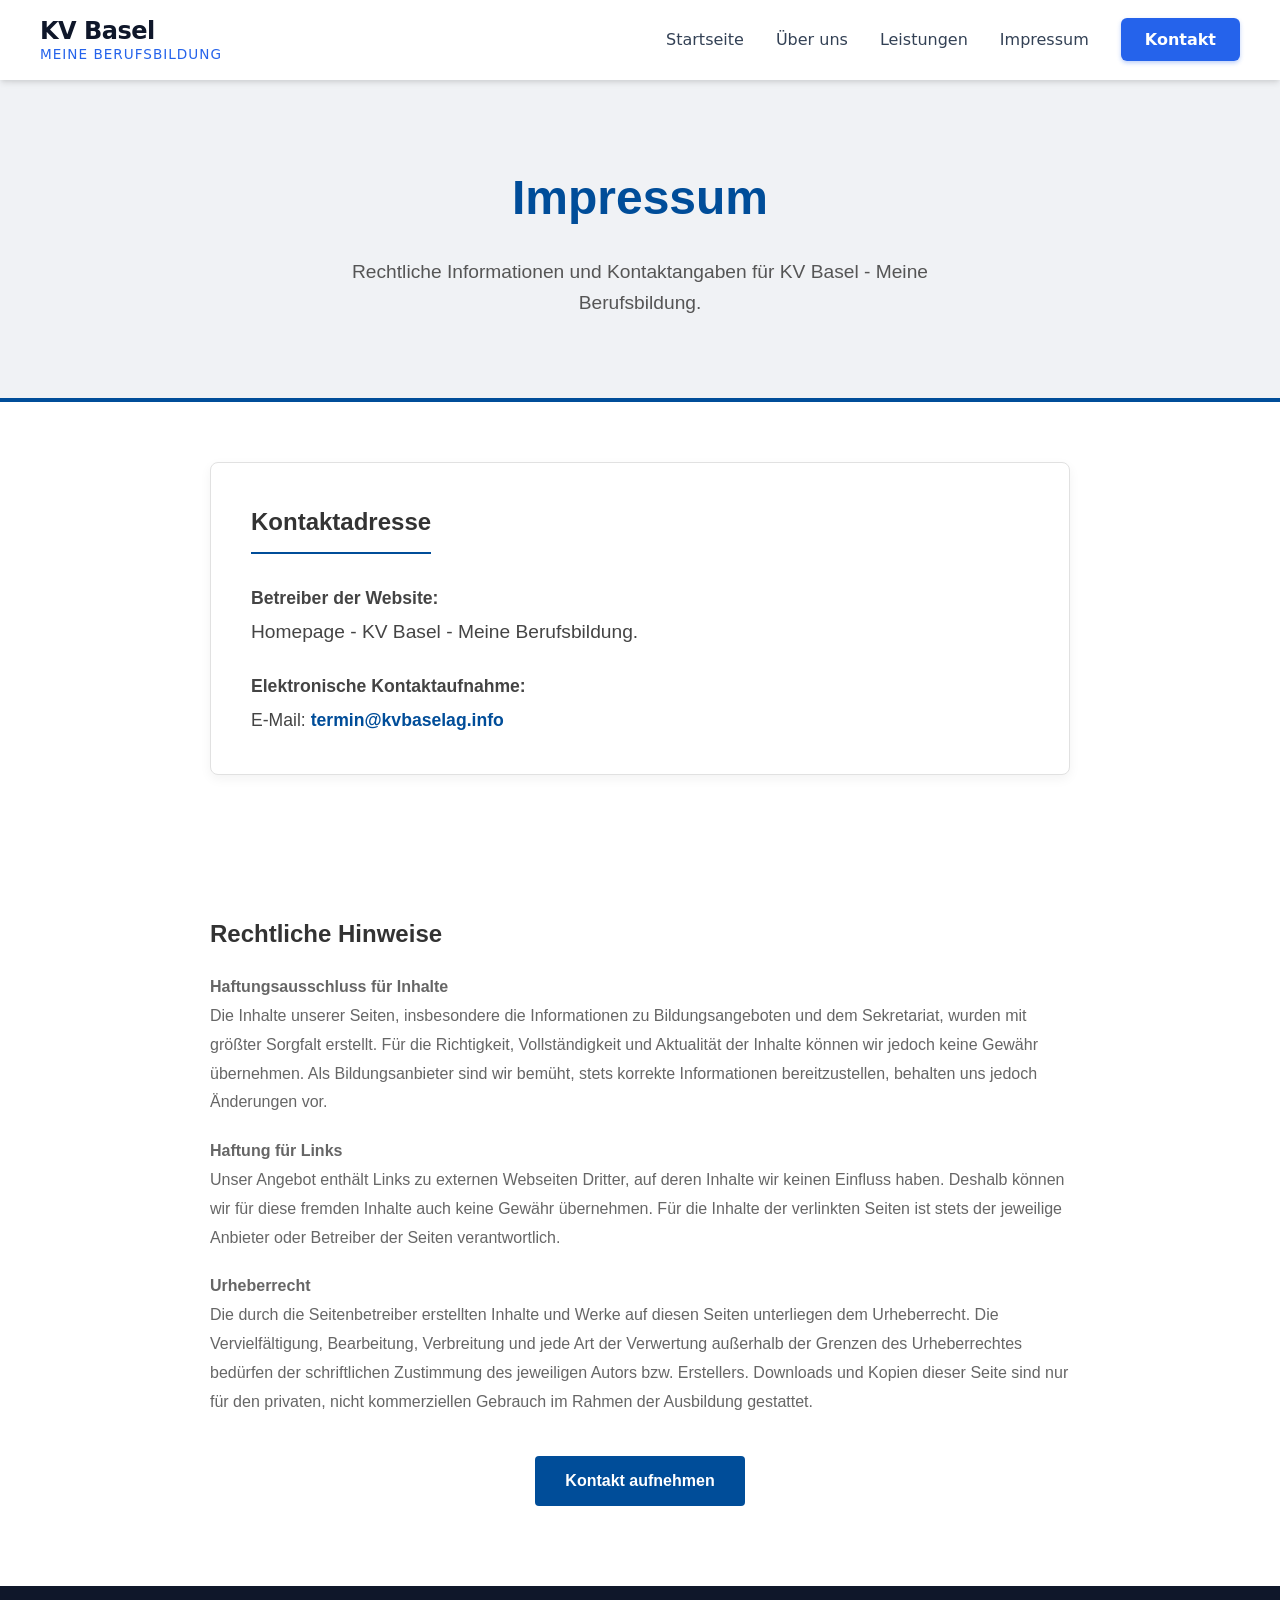
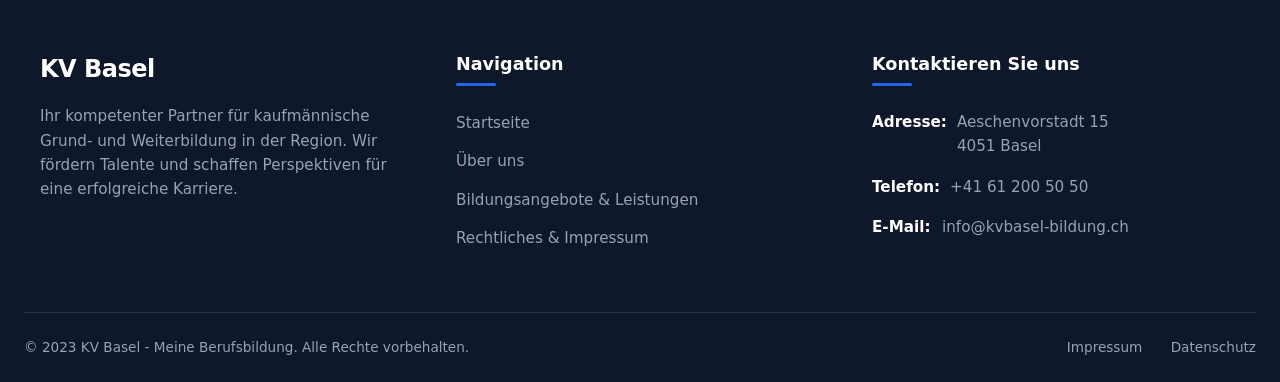
<file: impressum.html>
<!DOCTYPE html>
<html lang="de">
<head>
  <meta charset="UTF-8">
  <meta name="viewport" content="width=device-width, initial-scale=1.0">
  <title>Impressum - Homepage - KV Basel - Meine Berufsbildung.</title>
  <link rel="stylesheet" href="styles.css">
  <style>
        :root {
            --primary: #2563eb;
            --primary-dark: #1e40af;
            --secondary: #0f172a;
            --text-main: #334155;
            --text-light: #94a3b8;
            --bg-light: #f8fafc;
            --white: #ffffff;
            --shadow: 0 4px 6px -1px rgba(0, 0, 0, 0.1), 0 2px 4px -1px rgba(0, 0, 0, 0.06);
            --transition: all 0.3s ease;
        }

        * {
            margin: 0;
            padding: 0;
            box-sizing: border-box;
        }

        body {
            font-family: system-ui, -apple-system, "Segoe UI", Roboto, "Helvetica Neue", Arial, sans-serif;
            line-height: 1.6;
            color: var(--text-main);
            background-color: var(--bg-light);
            display: flex;
            flex-direction: column;
            min-height: 100vh;
        }

        /* --- NAVIGATION --- */
        .nav {
            background-color: var(--white);
            box-shadow: var(--shadow);
            position: sticky;
            top: 0;
            z-index: 1000;
            padding: 0 1.5rem;
        }

        .nav-container {
            max-width: 1200px;
            margin: 0 auto;
            display: flex;
            justify-content: space-between;
            align-items: center;
            height: 80px;
        }

        /* Logo */
        .nav-logo {
            text-decoration: none;
            display: flex;
            flex-direction: column;
            line-height: 1.2;
        }

        .nav-logo-main {
            font-size: 1.5rem;
            font-weight: 800;
            color: var(--secondary);
            letter-spacing: -0.5px;
        }

        .nav-logo-sub {
            font-size: 0.85rem;
            font-weight: 500;
            color: var(--primary);
            text-transform: uppercase;
            letter-spacing: 1px;
        }

        /* Menu Links */
        .nav-menu {
            display: flex;
            gap: 2rem;
            list-style: none;
            align-items: center;
        }

        .nav-link {
            text-decoration: none;
            color: var(--text-main);
            font-weight: 500;
            font-size: 1rem;
            transition: var(--transition);
            position: relative;
        }

        .nav-link:not(.nav-cta)::after {
            content: '';
            position: absolute;
            width: 0;
            height: 2px;
            bottom: -4px;
            left: 0;
            background-color: var(--primary);
            transition: var(--transition);
        }

        .nav-link:not(.nav-cta):hover::after {
            width: 100%;
        }

        .nav-link:hover {
            color: var(--primary);
        }

        /* CTA Button */
        .nav-cta {
            background-color: var(--primary);
            color: var(--white) !important;
            padding: 0.75rem 1.5rem;
            border-radius: 6px;
            font-weight: 600;
            box-shadow: 0 2px 4px rgba(37, 99, 235, 0.3);
        }

        .nav-cta:hover {
            background-color: var(--primary-dark);
            transform: translateY(-1px);
            box-shadow: 0 4px 6px rgba(37, 99, 235, 0.4);
        }

        /* Mobile Menu Toggle */
        .nav-toggle {
            display: none;
            flex-direction: column;
            cursor: pointer;
            gap: 6px;
        }

        .hamburger-line {
            width: 25px;
            height: 2px;
            background-color: var(--secondary);
            transition: var(--transition);
        }

        #nav-check {
            display: none;
        }

        /* Responsive Nav */
        @media (max-width: 768px) {
            .nav-toggle {
                display: flex;
            }

            .nav-menu {
                position: absolute;
                top: 80px;
                left: 0;
                width: 100%;
                background-color: var(--white);
                flex-direction: column;
                padding: 2rem;
                gap: 1.5rem;
                border-top: 1px solid #e2e8f0;
                transform: translateY(-150%);
                transition: transform 0.4s ease-in-out;
                box-shadow: var(--shadow);
                z-index: 999;
            }

            #nav-check:checked ~ .nav-menu {
                transform: translateY(0);
            }

            /* Hamburger Animation */
            #nav-check:checked ~ .nav-container .nav-toggle .hamburger-line:nth-child(1) {
                transform: rotate(45deg) translate(5px, 6px);
            }
            #nav-check:checked ~ .nav-container .nav-toggle .hamburger-line:nth-child(2) {
                opacity: 0;
            }
            #nav-check:checked ~ .nav-container .nav-toggle .hamburger-line:nth-child(3) {
                transform: rotate(-45deg) translate(5px, -6px);
            }

            .nav-cta {
                width: 100%;
                text-align: center;
            }
        }

        /* Placeholder Content Area */
        .content-spacer {
            flex: 1;
            padding: 4rem 1.5rem;
            text-align: center;
            max-width: 800px;
            margin: 0 auto;
        }

        /* --- FOOTER --- */
        .footer {
            background-color: var(--secondary);
            color: var(--white);
            padding: 4rem 1.5rem 1.5rem;
            margin-top: auto;
        }

        .footer-container {
            max-width: 1200px;
            margin: 0 auto;
            display: grid;
            grid-template-columns: repeat(auto-fit, minmax(250px, 1fr));
            gap: 3rem;
            margin-bottom: 3rem;
        }

        .footer-brand h2 {
            font-size: 1.5rem;
            font-weight: 700;
            margin-bottom: 1rem;
            letter-spacing: -0.5px;
        }

        .footer-brand p {
            color: var(--text-light);
            margin-bottom: 1.5rem;
            font-size: 0.95rem;
        }

        .footer-heading {
            font-size: 1.1rem;
            font-weight: 600;
            margin-bottom: 1.5rem;
            color: var(--white);
            position: relative;
            padding-bottom: 0.5rem;
        }

        .footer-heading::after {
            content: '';
            position: absolute;
            left: 0;
            bottom: 0;
            width: 40px;
            height: 3px;
            background-color: var(--primary);
            border-radius: 2px;
        }

        .footer-links {
            list-style: none;
        }

        .footer-links li {
            margin-bottom: 0.8rem;
        }

        .footer-links a {
            color: var(--text-light);
            text-decoration: none;
            transition: var(--transition);
            font-size: 0.95rem;
            display: inline-flex;
            align-items: center;
        }

        .footer-links a:hover {
            color: var(--primary);
            padding-left: 5px;
        }

        .footer-contact-item {
            display: flex;
            align-items: flex-start;
            gap: 10px;
            margin-bottom: 1rem;
            color: var(--text-light);
            font-size: 0.95rem;
        }

        .footer-contact-item strong {
            color: var(--white);
            min-width: 60px;
        }

        .footer-bottom {
            border-top: 1px solid rgba(255, 255, 255, 0.1);
            padding-top: 1.5rem;
            display: flex;
            justify-content: space-between;
            align-items: center;
            flex-wrap: wrap;
            gap: 1rem;
            font-size: 0.85rem;
            color: var(--text-light);
        }

        .footer-legal a {
            color: var(--text-light);
            text-decoration: none;
            margin-left: 1.5rem;
            transition: var(--transition);
        }

        .footer-legal a:hover {
            color: var(--white);
            text-decoration: underline;
        }

        @media (max-width: 600px) {
            .footer-bottom {
                flex-direction: column;
                text-align: center;
            }
            .footer-legal a {
                margin: 0 0.75rem;
            }
        }
    </style>
  <style>
    * { margin: 0; padding: 0; box-sizing: border-box; }
    body { font-family: 'Inter', system-ui, sans-serif; line-height: 1.6; color: #1f2937; }
    .container { max-width: 1200px; margin: 0 auto; padding: 0 1.5rem; }
    .section { padding: 4rem 0; }
    .btn { display: inline-block; padding: 0.75rem 1.5rem; border-radius: 8px; text-decoration: none; font-weight: 600; transition: all 0.2s; }
    .btn-primary { background: var(--primary, #2563eb); color: white; }
    .btn-primary:hover { opacity: 0.9; transform: translateY(-2px); }
  </style>
</head>
<body>
  <nav class="nav">
        <div class="nav-container">
            <!-- Logo -->
            <a href="index.html" class="nav-logo">
                <span class="nav-logo-main">KV Basel</span>
                <span class="nav-logo-sub">Meine Berufsbildung</span>
            </a>

            <!-- Mobile Checkbox Hack -->
            <input type="checkbox" id="nav-check">

            <!-- Links -->
            <ul class="nav-menu">
                <li><a href="index.html" class="nav-link">Startseite</a></li>
                <li><a href="ueber-uns.html" class="nav-link">Über uns</a></li>
                <li><a href="leistungen.html" class="nav-link">Leistungen</a></li>
                <!-- Impressum in Nav as requested, though usually footer -->
                <li><a href="impressum.html" class="nav-link">Impressum</a></li>
                <li><a href="kontakt.html" class="nav-link nav-cta">Kontakt</a></li>
            </ul>

            <!-- Mobile Hamburger Icon -->
            <label for="nav-check" class="nav-toggle">
                <span class="hamburger-line"></span>
                <span class="hamburger-line"></span>
                <span class="hamburger-line"></span>
            </label>
        </div>
    </nav>
  
  <main>
    <section class="hero" style="background-color: #f0f2f5; padding: 80px 0; text-align: center; border-bottom: 4px solid #004d99;">
    <div class="container" style="max-width: 1200px; margin: 0 auto; padding: 0 20px;">
        <h1 style="font-family: 'Segoe UI', sans-serif; color: #004d99; font-size: 3rem; margin-bottom: 20px;">Impressum</h1>
        <p style="font-family: 'Segoe UI', sans-serif; color: #555; font-size: 1.2rem; max-width: 700px; margin: 0 auto;">
            Rechtliche Informationen und Kontaktangaben für KV Basel - Meine Berufsbildung.
        </p>
    </div>
</section>

<section class="section" style="padding: 60px 0; background-color: #ffffff;">
    <div class="container" style="max-width: 900px; margin: 0 auto; padding: 0 20px;">
        <div class="card" style="background: #fff; border: 1px solid #e1e1e1; border-radius: 8px; box-shadow: 0 4px 12px rgba(0,0,0,0.05); padding: 40px; margin-bottom: 40px;">
            <h2 style="color: #333; font-family: 'Segoe UI', sans-serif; margin-top: 0; border-bottom: 2px solid #004d99; display: inline-block; padding-bottom: 10px; margin-bottom: 30px;">Kontaktadresse</h2>
            
            <div style="font-family: 'Segoe UI', sans-serif; font-size: 1.1rem; line-height: 1.6; color: #444;">
                <p style="margin-bottom: 5px; font-weight: bold;">Betreiber der Website:</p>
                <p style="margin-bottom: 25px; font-size: 1.2rem;">Homepage - KV Basel - Meine Berufsbildung.</p>

                <p style="margin-bottom: 5px; font-weight: bold;">Elektronische Kontaktaufnahme:</p>
                <p style="margin-bottom: 0;">
                    E-Mail: <a href="mailto:termin@kvbaselag.info" style="color: #004d99; text-decoration: none; font-weight: 600;">termin@kvbaselag.info</a>
                </p>
            </div>
        </div>
    </div>
</section>

<section class="section" style="padding: 40px 0 80px 0; background-color: #ffffff;">
    <div class="container" style="max-width: 900px; margin: 0 auto; padding: 0 20px;">
        <h3 style="color: #333; font-family: 'Segoe UI', sans-serif; font-size: 1.5rem; margin-bottom: 20px;">Rechtliche Hinweise</h3>
        
        <div style="font-family: 'Segoe UI', sans-serif; color: #666; line-height: 1.8;">
            <p style="margin-bottom: 20px;">
                <strong>Haftungsausschluss für Inhalte</strong><br>
                Die Inhalte unserer Seiten, insbesondere die Informationen zu Bildungsangeboten und dem Sekretariat, wurden mit größter Sorgfalt erstellt. Für die Richtigkeit, Vollständigkeit und Aktualität der Inhalte können wir jedoch keine Gewähr übernehmen. Als Bildungsanbieter sind wir bemüht, stets korrekte Informationen bereitzustellen, behalten uns jedoch Änderungen vor.
            </p>

            <p style="margin-bottom: 20px;">
                <strong>Haftung für Links</strong><br>
                Unser Angebot enthält Links zu externen Webseiten Dritter, auf deren Inhalte wir keinen Einfluss haben. Deshalb können wir für diese fremden Inhalte auch keine Gewähr übernehmen. Für die Inhalte der verlinkten Seiten ist stets der jeweilige Anbieter oder Betreiber der Seiten verantwortlich.
            </p>

            <p style="margin-bottom: 0;">
                <strong>Urheberrecht</strong><br>
                Die durch die Seitenbetreiber erstellten Inhalte und Werke auf diesen Seiten unterliegen dem Urheberrecht. Die Vervielfältigung, Bearbeitung, Verbreitung und jede Art der Verwertung außerhalb der Grenzen des Urheberrechtes bedürfen der schriftlichen Zustimmung des jeweiligen Autors bzw. Erstellers. Downloads und Kopien dieser Seite sind nur für den privaten, nicht kommerziellen Gebrauch im Rahmen der Ausbildung gestattet.
            </p>
        </div>
        
        <div style="margin-top: 40px; text-align: center;">
            <a href="mailto:termin@kvbaselag.info" class="btn" style="display: inline-block; background-color: #004d99; color: white; padding: 12px 30px; text-decoration: none; border-radius: 4px; font-family: 'Segoe UI', sans-serif; font-weight: bold; transition: background-color 0.3s;">Kontakt aufnehmen</a>
        </div>
    </div>
</section>
  </main>
  
  <footer class="footer">
        <div class="footer-container">
            <!-- Brand / About -->
            <div class="footer-brand">
                <h2>KV Basel</h2>
                <p>Ihr kompetenter Partner für kaufmännische Grund- und Weiterbildung in der Region. Wir fördern Talente und schaffen Perspektiven für eine erfolgreiche Karriere.</p>
            </div>

            <!-- Quick Links -->
            <div class="footer-col">
                <h3 class="footer-heading">Navigation</h3>
                <ul class="footer-links">
                    <li><a href="index.html">Startseite</a></li>
                    <li><a href="ueber-uns.html">Über uns</a></li>
                    <li><a href="leistungen.html">Bildungsangebote & Leistungen</a></li>
                    <li><a href="impressum.html">Rechtliches & Impressum</a></li>
                </ul>
            </div>

            <!-- Contact -->
            <div class="footer-col">
                <h3 class="footer-heading">Kontaktieren Sie uns</h3>
                <div class="footer-contact-item">
                    <strong>Adresse:</strong>
                    <span>Aeschenvorstadt 15<br>4051 Basel</span>
                </div>
                <div class="footer-contact-item">
                    <strong>Telefon:</strong>
                    <span>+41 61 200 50 50</span>
                </div>
                <div class="footer-contact-item">
                    <strong>E-Mail:</strong>
                    <span>info@kvbasel-bildung.ch</span>
                </div>
            </div>
        </div>

        <!-- Bottom Bar -->
        <div class="footer-bottom">
            <div class="copyright">
                &copy; 2023 KV Basel - Meine Berufsbildung. Alle Rechte vorbehalten.
            </div>
            <div class="footer-legal">
                <a href="impressum.html">Impressum</a>
                <a href="datenschutz.html">Datenschutz</a>
            </div>
        </div>
    </footer>
</body>
</html>
</file>
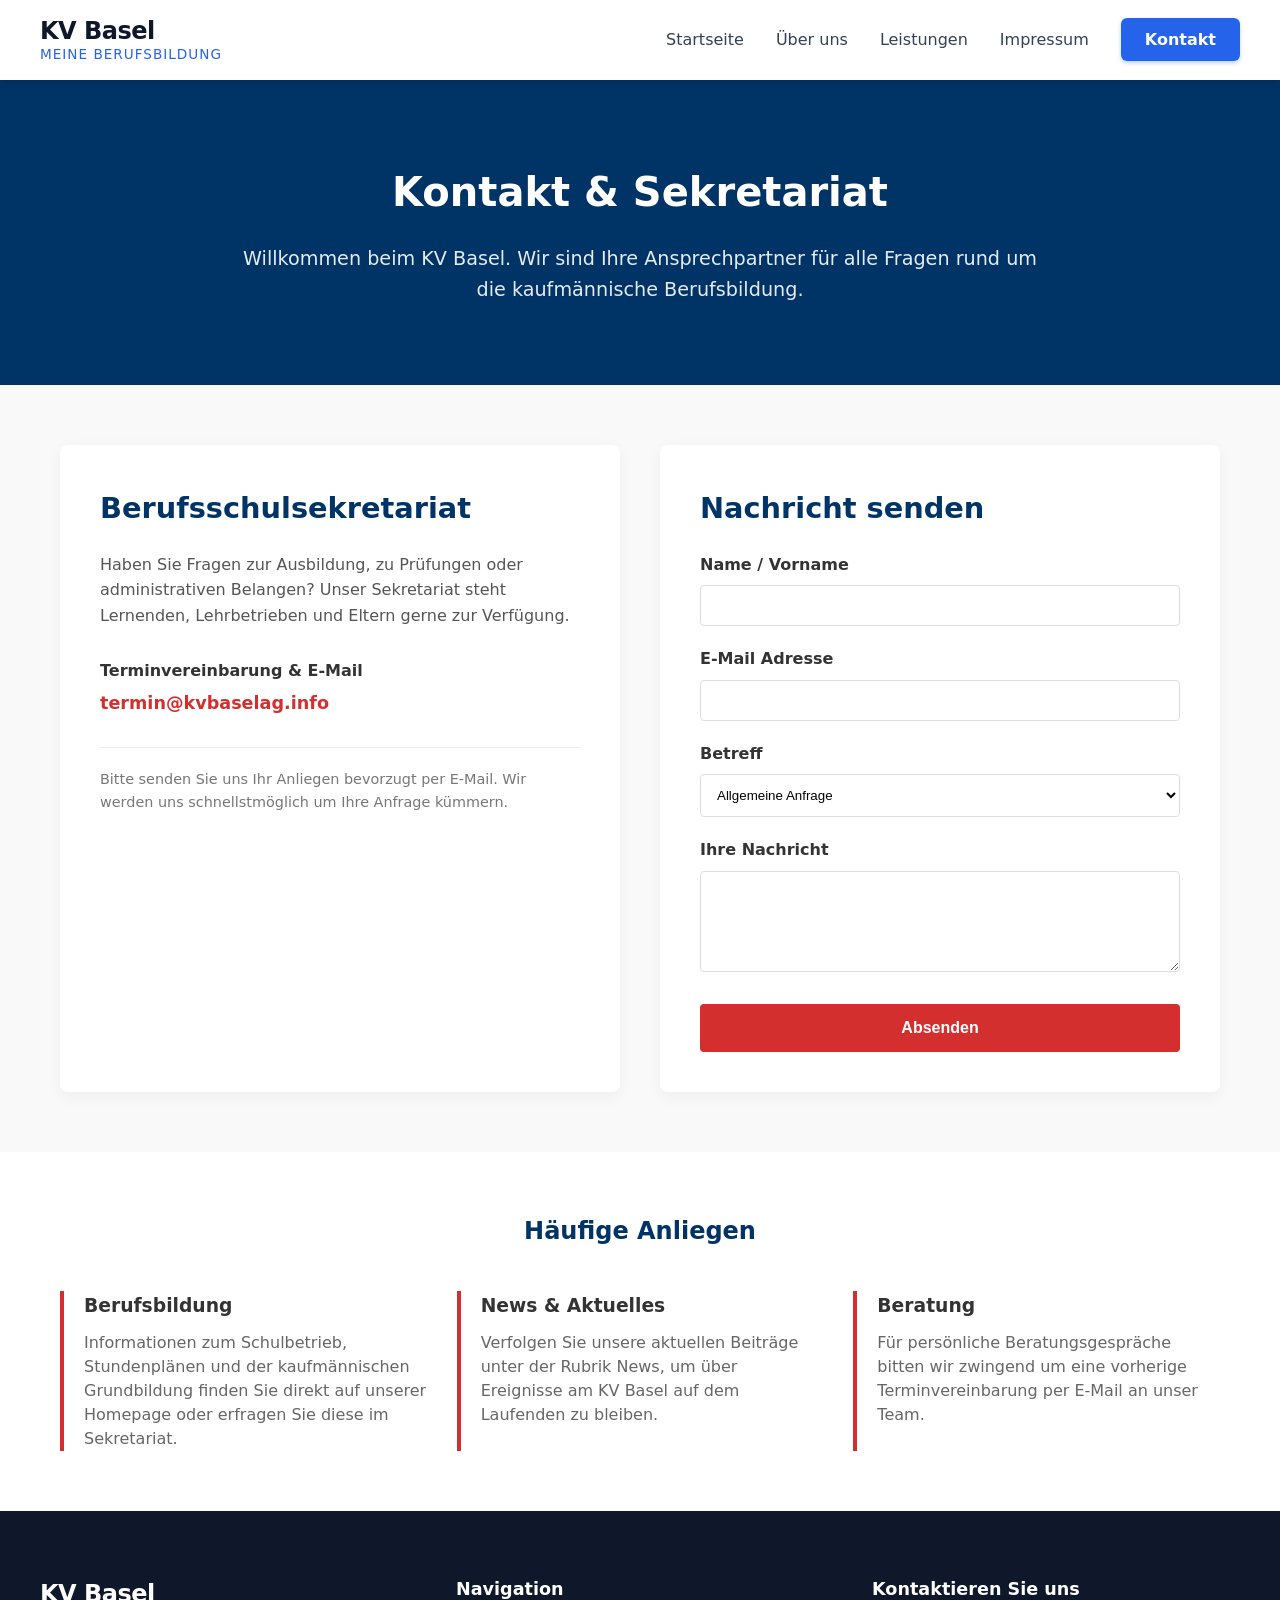
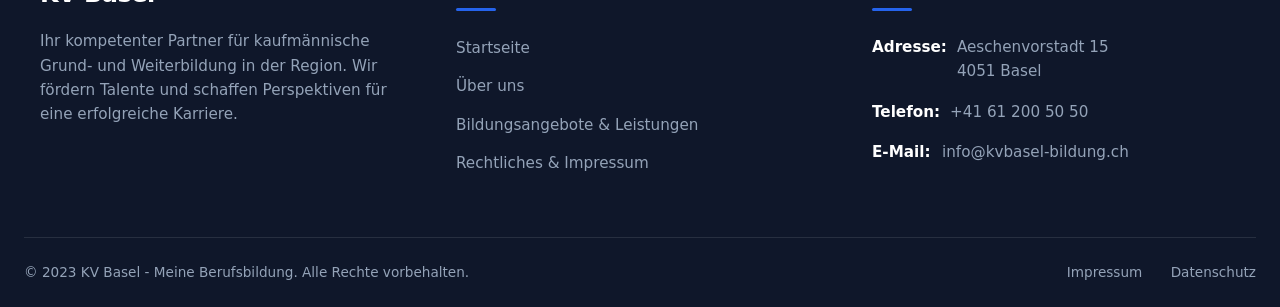
<file: kontakt.html>
<!DOCTYPE html>
<html lang="de">
<head>
  <meta charset="UTF-8">
  <meta name="viewport" content="width=device-width, initial-scale=1.0">
  <title>Kontakt - Homepage - KV Basel - Meine Berufsbildung.</title>
  <link rel="stylesheet" href="styles.css">
  <style>
        :root {
            --primary: #2563eb;
            --primary-dark: #1e40af;
            --secondary: #0f172a;
            --text-main: #334155;
            --text-light: #94a3b8;
            --bg-light: #f8fafc;
            --white: #ffffff;
            --shadow: 0 4px 6px -1px rgba(0, 0, 0, 0.1), 0 2px 4px -1px rgba(0, 0, 0, 0.06);
            --transition: all 0.3s ease;
        }

        * {
            margin: 0;
            padding: 0;
            box-sizing: border-box;
        }

        body {
            font-family: system-ui, -apple-system, "Segoe UI", Roboto, "Helvetica Neue", Arial, sans-serif;
            line-height: 1.6;
            color: var(--text-main);
            background-color: var(--bg-light);
            display: flex;
            flex-direction: column;
            min-height: 100vh;
        }

        /* --- NAVIGATION --- */
        .nav {
            background-color: var(--white);
            box-shadow: var(--shadow);
            position: sticky;
            top: 0;
            z-index: 1000;
            padding: 0 1.5rem;
        }

        .nav-container {
            max-width: 1200px;
            margin: 0 auto;
            display: flex;
            justify-content: space-between;
            align-items: center;
            height: 80px;
        }

        /* Logo */
        .nav-logo {
            text-decoration: none;
            display: flex;
            flex-direction: column;
            line-height: 1.2;
        }

        .nav-logo-main {
            font-size: 1.5rem;
            font-weight: 800;
            color: var(--secondary);
            letter-spacing: -0.5px;
        }

        .nav-logo-sub {
            font-size: 0.85rem;
            font-weight: 500;
            color: var(--primary);
            text-transform: uppercase;
            letter-spacing: 1px;
        }

        /* Menu Links */
        .nav-menu {
            display: flex;
            gap: 2rem;
            list-style: none;
            align-items: center;
        }

        .nav-link {
            text-decoration: none;
            color: var(--text-main);
            font-weight: 500;
            font-size: 1rem;
            transition: var(--transition);
            position: relative;
        }

        .nav-link:not(.nav-cta)::after {
            content: '';
            position: absolute;
            width: 0;
            height: 2px;
            bottom: -4px;
            left: 0;
            background-color: var(--primary);
            transition: var(--transition);
        }

        .nav-link:not(.nav-cta):hover::after {
            width: 100%;
        }

        .nav-link:hover {
            color: var(--primary);
        }

        /* CTA Button */
        .nav-cta {
            background-color: var(--primary);
            color: var(--white) !important;
            padding: 0.75rem 1.5rem;
            border-radius: 6px;
            font-weight: 600;
            box-shadow: 0 2px 4px rgba(37, 99, 235, 0.3);
        }

        .nav-cta:hover {
            background-color: var(--primary-dark);
            transform: translateY(-1px);
            box-shadow: 0 4px 6px rgba(37, 99, 235, 0.4);
        }

        /* Mobile Menu Toggle */
        .nav-toggle {
            display: none;
            flex-direction: column;
            cursor: pointer;
            gap: 6px;
        }

        .hamburger-line {
            width: 25px;
            height: 2px;
            background-color: var(--secondary);
            transition: var(--transition);
        }

        #nav-check {
            display: none;
        }

        /* Responsive Nav */
        @media (max-width: 768px) {
            .nav-toggle {
                display: flex;
            }

            .nav-menu {
                position: absolute;
                top: 80px;
                left: 0;
                width: 100%;
                background-color: var(--white);
                flex-direction: column;
                padding: 2rem;
                gap: 1.5rem;
                border-top: 1px solid #e2e8f0;
                transform: translateY(-150%);
                transition: transform 0.4s ease-in-out;
                box-shadow: var(--shadow);
                z-index: 999;
            }

            #nav-check:checked ~ .nav-menu {
                transform: translateY(0);
            }

            /* Hamburger Animation */
            #nav-check:checked ~ .nav-container .nav-toggle .hamburger-line:nth-child(1) {
                transform: rotate(45deg) translate(5px, 6px);
            }
            #nav-check:checked ~ .nav-container .nav-toggle .hamburger-line:nth-child(2) {
                opacity: 0;
            }
            #nav-check:checked ~ .nav-container .nav-toggle .hamburger-line:nth-child(3) {
                transform: rotate(-45deg) translate(5px, -6px);
            }

            .nav-cta {
                width: 100%;
                text-align: center;
            }
        }

        /* Placeholder Content Area */
        .content-spacer {
            flex: 1;
            padding: 4rem 1.5rem;
            text-align: center;
            max-width: 800px;
            margin: 0 auto;
        }

        /* --- FOOTER --- */
        .footer {
            background-color: var(--secondary);
            color: var(--white);
            padding: 4rem 1.5rem 1.5rem;
            margin-top: auto;
        }

        .footer-container {
            max-width: 1200px;
            margin: 0 auto;
            display: grid;
            grid-template-columns: repeat(auto-fit, minmax(250px, 1fr));
            gap: 3rem;
            margin-bottom: 3rem;
        }

        .footer-brand h2 {
            font-size: 1.5rem;
            font-weight: 700;
            margin-bottom: 1rem;
            letter-spacing: -0.5px;
        }

        .footer-brand p {
            color: var(--text-light);
            margin-bottom: 1.5rem;
            font-size: 0.95rem;
        }

        .footer-heading {
            font-size: 1.1rem;
            font-weight: 600;
            margin-bottom: 1.5rem;
            color: var(--white);
            position: relative;
            padding-bottom: 0.5rem;
        }

        .footer-heading::after {
            content: '';
            position: absolute;
            left: 0;
            bottom: 0;
            width: 40px;
            height: 3px;
            background-color: var(--primary);
            border-radius: 2px;
        }

        .footer-links {
            list-style: none;
        }

        .footer-links li {
            margin-bottom: 0.8rem;
        }

        .footer-links a {
            color: var(--text-light);
            text-decoration: none;
            transition: var(--transition);
            font-size: 0.95rem;
            display: inline-flex;
            align-items: center;
        }

        .footer-links a:hover {
            color: var(--primary);
            padding-left: 5px;
        }

        .footer-contact-item {
            display: flex;
            align-items: flex-start;
            gap: 10px;
            margin-bottom: 1rem;
            color: var(--text-light);
            font-size: 0.95rem;
        }

        .footer-contact-item strong {
            color: var(--white);
            min-width: 60px;
        }

        .footer-bottom {
            border-top: 1px solid rgba(255, 255, 255, 0.1);
            padding-top: 1.5rem;
            display: flex;
            justify-content: space-between;
            align-items: center;
            flex-wrap: wrap;
            gap: 1rem;
            font-size: 0.85rem;
            color: var(--text-light);
        }

        .footer-legal a {
            color: var(--text-light);
            text-decoration: none;
            margin-left: 1.5rem;
            transition: var(--transition);
        }

        .footer-legal a:hover {
            color: var(--white);
            text-decoration: underline;
        }

        @media (max-width: 600px) {
            .footer-bottom {
                flex-direction: column;
                text-align: center;
            }
            .footer-legal a {
                margin: 0 0.75rem;
            }
        }
    </style>
  <style>
    * { margin: 0; padding: 0; box-sizing: border-box; }
    body { font-family: 'Inter', system-ui, sans-serif; line-height: 1.6; color: #1f2937; }
    .container { max-width: 1200px; margin: 0 auto; padding: 0 1.5rem; }
    .section { padding: 4rem 0; }
    .btn { display: inline-block; padding: 0.75rem 1.5rem; border-radius: 8px; text-decoration: none; font-weight: 600; transition: all 0.2s; }
    .btn-primary { background: var(--primary, #2563eb); color: white; }
    .btn-primary:hover { opacity: 0.9; transform: translateY(-2px); }
  </style>
</head>
<body>
  <nav class="nav">
        <div class="nav-container">
            <!-- Logo -->
            <a href="index.html" class="nav-logo">
                <span class="nav-logo-main">KV Basel</span>
                <span class="nav-logo-sub">Meine Berufsbildung</span>
            </a>

            <!-- Mobile Checkbox Hack -->
            <input type="checkbox" id="nav-check">

            <!-- Links -->
            <ul class="nav-menu">
                <li><a href="index.html" class="nav-link">Startseite</a></li>
                <li><a href="ueber-uns.html" class="nav-link">Über uns</a></li>
                <li><a href="leistungen.html" class="nav-link">Leistungen</a></li>
                <!-- Impressum in Nav as requested, though usually footer -->
                <li><a href="impressum.html" class="nav-link">Impressum</a></li>
                <li><a href="kontakt.html" class="nav-link nav-cta">Kontakt</a></li>
            </ul>

            <!-- Mobile Hamburger Icon -->
            <label for="nav-check" class="nav-toggle">
                <span class="hamburger-line"></span>
                <span class="hamburger-line"></span>
                <span class="hamburger-line"></span>
            </label>
        </div>
    </nav>
  
  <main>
    <section class="hero section" style="background-color: #003366; color: #ffffff; padding: 80px 0; text-align: center;">
    <div class="container" style="max-width: 1200px; margin: 0 auto; padding: 0 20px;">
        <h1 style="font-size: 2.5rem; margin-bottom: 20px;">Kontakt & Sekretariat</h1>
        <p style="font-size: 1.2rem; max-width: 800px; margin: 0 auto; opacity: 0.9;">
            Willkommen beim KV Basel. Wir sind Ihre Ansprechpartner für alle Fragen rund um die kaufmännische Berufsbildung.
        </p>
    </div>
</section>

<section class="section" style="padding: 60px 0; background-color: #f9f9f9;">
    <div class="container" style="max-width: 1200px; margin: 0 auto; padding: 0 20px;">
        <div class="contact-grid" style="display: grid; grid-template-columns: repeat(auto-fit, minmax(300px, 1fr)); gap: 40px;">
            
            <!-- Kontaktinformationen -->
            <div class="card" style="background: white; padding: 40px; border-radius: 8px; box-shadow: 0 4px 15px rgba(0,0,0,0.05);">
                <h2 style="color: #003366; margin-bottom: 20px; font-size: 1.8rem;">Berufsschulsekretariat</h2>
                <p style="margin-bottom: 30px; line-height: 1.6; color: #555;">
                    Haben Sie Fragen zur Ausbildung, zu Prüfungen oder administrativen Belangen? Unser Sekretariat steht Lernenden, Lehrbetrieben und Eltern gerne zur Verfügung.
                </p>
                
                <div class="contact-item" style="margin-bottom: 20px;">
                    <strong style="display: block; color: #333; margin-bottom: 5px;">Terminvereinbarung & E-Mail</strong>
                    <a href="mailto:termin@kvbaselag.info" style="color: #d32f2f; text-decoration: none; font-size: 1.1rem; font-weight: bold;">
                        termin@kvbaselag.info
                    </a>
                </div>

                <p style="font-size: 0.9rem; color: #777; margin-top: 30px; border-top: 1px solid #eee; padding-top: 20px;">
                    Bitte senden Sie uns Ihr Anliegen bevorzugt per E-Mail. Wir werden uns schnellstmöglich um Ihre Anfrage kümmern.
                </p>
            </div>

            <!-- Kontaktformular -->
            <div class="card" style="background: white; padding: 40px; border-radius: 8px; box-shadow: 0 4px 15px rgba(0,0,0,0.05);">
                <h2 style="color: #003366; margin-bottom: 20px; font-size: 1.8rem;">Nachricht senden</h2>
                <form action="#" method="POST">
                    <div style="margin-bottom: 20px;">
                        <label for="name" style="display: block; margin-bottom: 8px; font-weight: bold; color: #333;">Name / Vorname</label>
                        <input type="text" id="name" name="name" required style="width: 100%; padding: 12px; border: 1px solid #ddd; border-radius: 4px; box-sizing: border-box;">
                    </div>

                    <div style="margin-bottom: 20px;">
                        <label for="email" style="display: block; margin-bottom: 8px; font-weight: bold; color: #333;">E-Mail Adresse</label>
                        <input type="email" id="email" name="email" required style="width: 100%; padding: 12px; border: 1px solid #ddd; border-radius: 4px; box-sizing: border-box;">
                    </div>

                    <div style="margin-bottom: 20px;">
                        <label for="subject" style="display: block; margin-bottom: 8px; font-weight: bold; color: #333;">Betreff</label>
                        <select id="subject" name="subject" style="width: 100%; padding: 12px; border: 1px solid #ddd; border-radius: 4px; box-sizing: border-box; background-color: white;">
                            <option value="allgemein">Allgemeine Anfrage</option>
                            <option value="sekretariat">Berufsschulsekretariat</option>
                            <option value="termin">Terminanfrage</option>
                            <option value="news">Frage zu News / Aktuelles</option>
                        </select>
                    </div>

                    <div style="margin-bottom: 25px;">
                        <label for="message" style="display: block; margin-bottom: 8px; font-weight: bold; color: #333;">Ihre Nachricht</label>
                        <textarea id="message" name="message" rows="5" required style="width: 100%; padding: 12px; border: 1px solid #ddd; border-radius: 4px; box-sizing: border-box; resize: vertical;"></textarea>
                    </div>

                    <button type="submit" class="btn" style="background-color: #d32f2f; color: white; border: none; padding: 15px 30px; font-size: 1rem; font-weight: bold; border-radius: 4px; cursor: pointer; transition: background 0.3s; width: 100%;">
                        Absenden
                    </button>
                </form>
            </div>
        </div>
    </div>
</section>

<section class="section" style="padding: 60px 0; background-color: #ffffff;">
    <div class="container" style="max-width: 1200px; margin: 0 auto; padding: 0 20px; text-align: center;">
        <h2 style="color: #003366; margin-bottom: 40px;">Häufige Anliegen</h2>
        <div style="display: flex; flex-wrap: wrap; justify-content: center; gap: 30px;">
            
            <div class="card" style="flex: 1; min-width: 250px; text-align: left; border-left: 4px solid #d32f2f; padding-left: 20px;">
                <h3 style="margin-bottom: 10px; color: #333;">Berufsbildung</h3>
                <p style="color: #666; line-height: 1.5;">
                    Informationen zum Schulbetrieb, Stundenplänen und der kaufmännischen Grundbildung finden Sie direkt auf unserer Homepage oder erfragen Sie diese im Sekretariat.
                </p>
            </div>

            <div class="card" style="flex: 1; min-width: 250px; text-align: left; border-left: 4px solid #d32f2f; padding-left: 20px;">
                <h3 style="margin-bottom: 10px; color: #333;">News & Aktuelles</h3>
                <p style="color: #666; line-height: 1.5;">
                    Verfolgen Sie unsere aktuellen Beiträge unter der Rubrik News, um über Ereignisse am KV Basel auf dem Laufenden zu bleiben.
                </p>
            </div>

            <div class="card" style="flex: 1; min-width: 250px; text-align: left; border-left: 4px solid #d32f2f; padding-left: 20px;">
                <h3 style="margin-bottom: 10px; color: #333;">Beratung</h3>
                <p style="color: #666; line-height: 1.5;">
                    Für persönliche Beratungsgespräche bitten wir zwingend um eine vorherige Terminvereinbarung per E-Mail an unser Team.
                </p>
            </div>

        </div>
    </div>
</section>
  </main>
  
  <footer class="footer">
        <div class="footer-container">
            <!-- Brand / About -->
            <div class="footer-brand">
                <h2>KV Basel</h2>
                <p>Ihr kompetenter Partner für kaufmännische Grund- und Weiterbildung in der Region. Wir fördern Talente und schaffen Perspektiven für eine erfolgreiche Karriere.</p>
            </div>

            <!-- Quick Links -->
            <div class="footer-col">
                <h3 class="footer-heading">Navigation</h3>
                <ul class="footer-links">
                    <li><a href="index.html">Startseite</a></li>
                    <li><a href="ueber-uns.html">Über uns</a></li>
                    <li><a href="leistungen.html">Bildungsangebote & Leistungen</a></li>
                    <li><a href="impressum.html">Rechtliches & Impressum</a></li>
                </ul>
            </div>

            <!-- Contact -->
            <div class="footer-col">
                <h3 class="footer-heading">Kontaktieren Sie uns</h3>
                <div class="footer-contact-item">
                    <strong>Adresse:</strong>
                    <span>Aeschenvorstadt 15<br>4051 Basel</span>
                </div>
                <div class="footer-contact-item">
                    <strong>Telefon:</strong>
                    <span>+41 61 200 50 50</span>
                </div>
                <div class="footer-contact-item">
                    <strong>E-Mail:</strong>
                    <span>info@kvbasel-bildung.ch</span>
                </div>
            </div>
        </div>

        <!-- Bottom Bar -->
        <div class="footer-bottom">
            <div class="copyright">
                &copy; 2023 KV Basel - Meine Berufsbildung. Alle Rechte vorbehalten.
            </div>
            <div class="footer-legal">
                <a href="impressum.html">Impressum</a>
                <a href="datenschutz.html">Datenschutz</a>
            </div>
        </div>
    </footer>
</body>
</html>
</file>
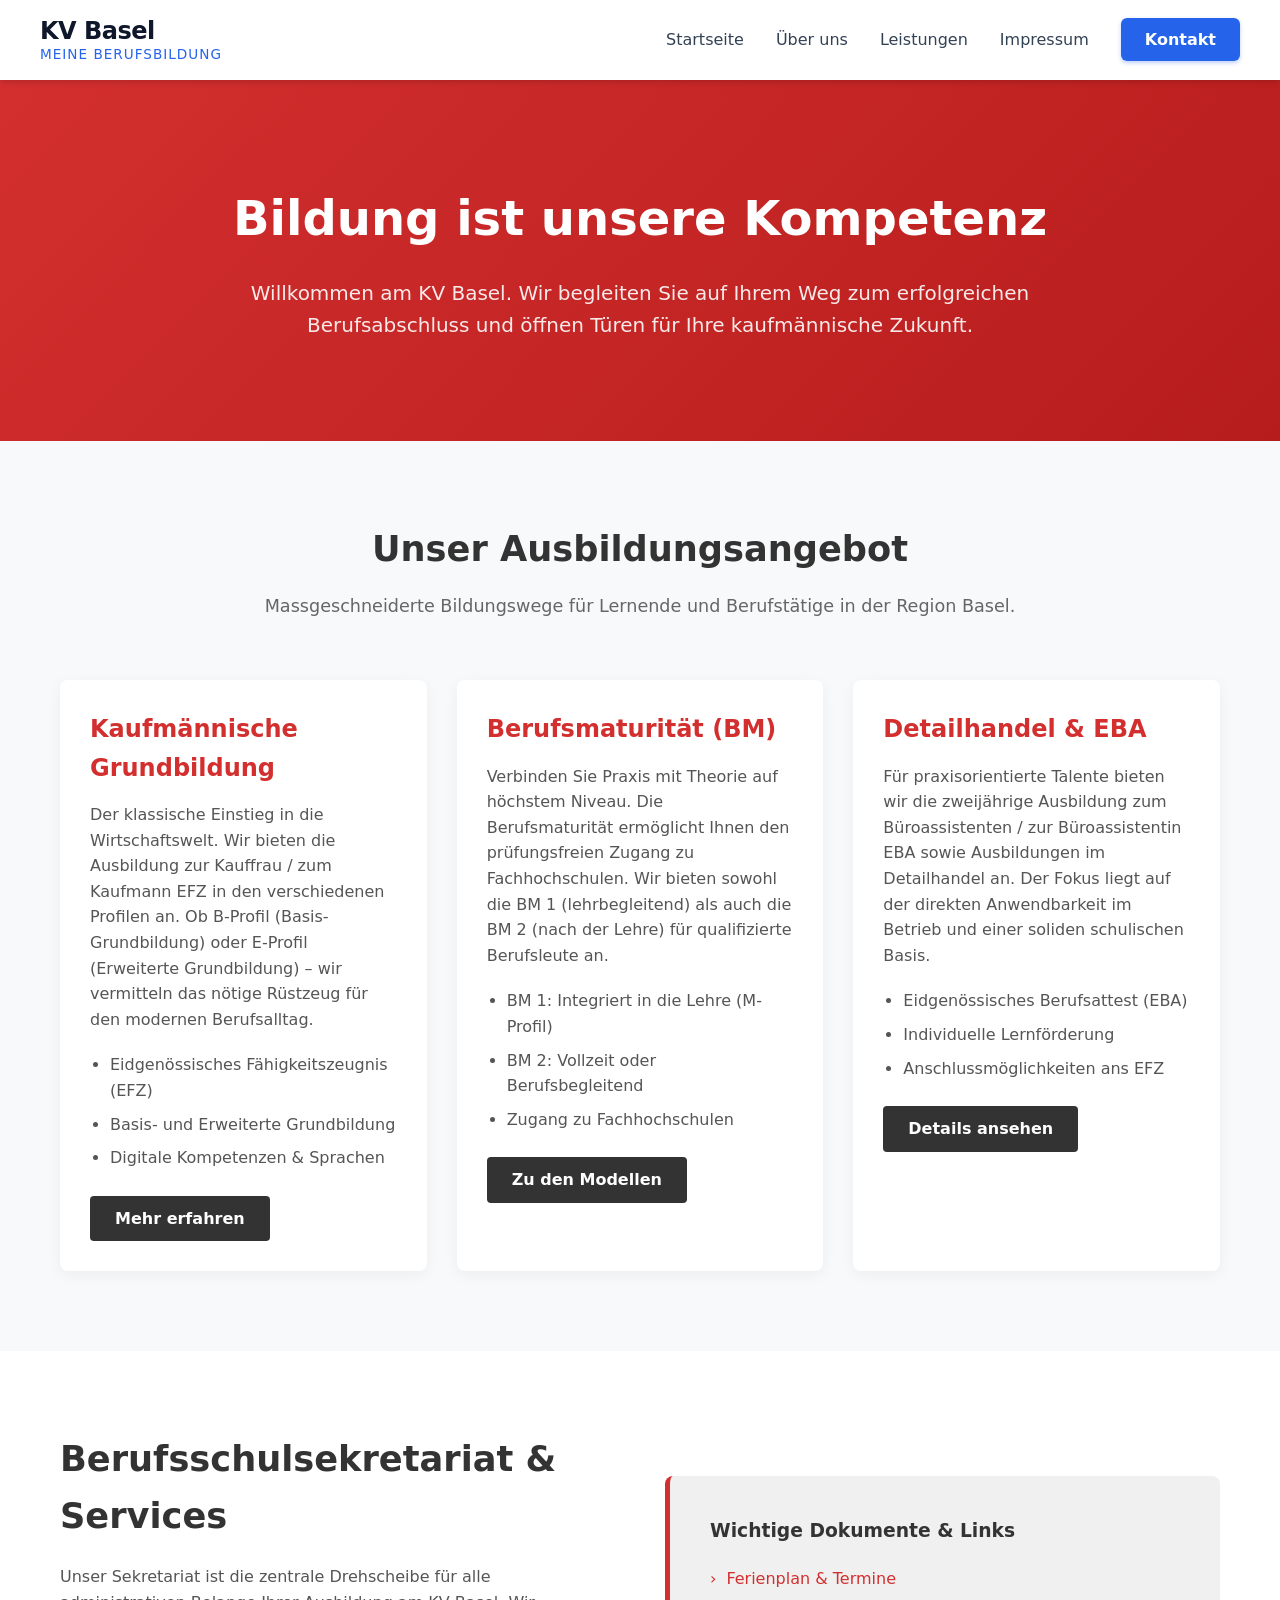
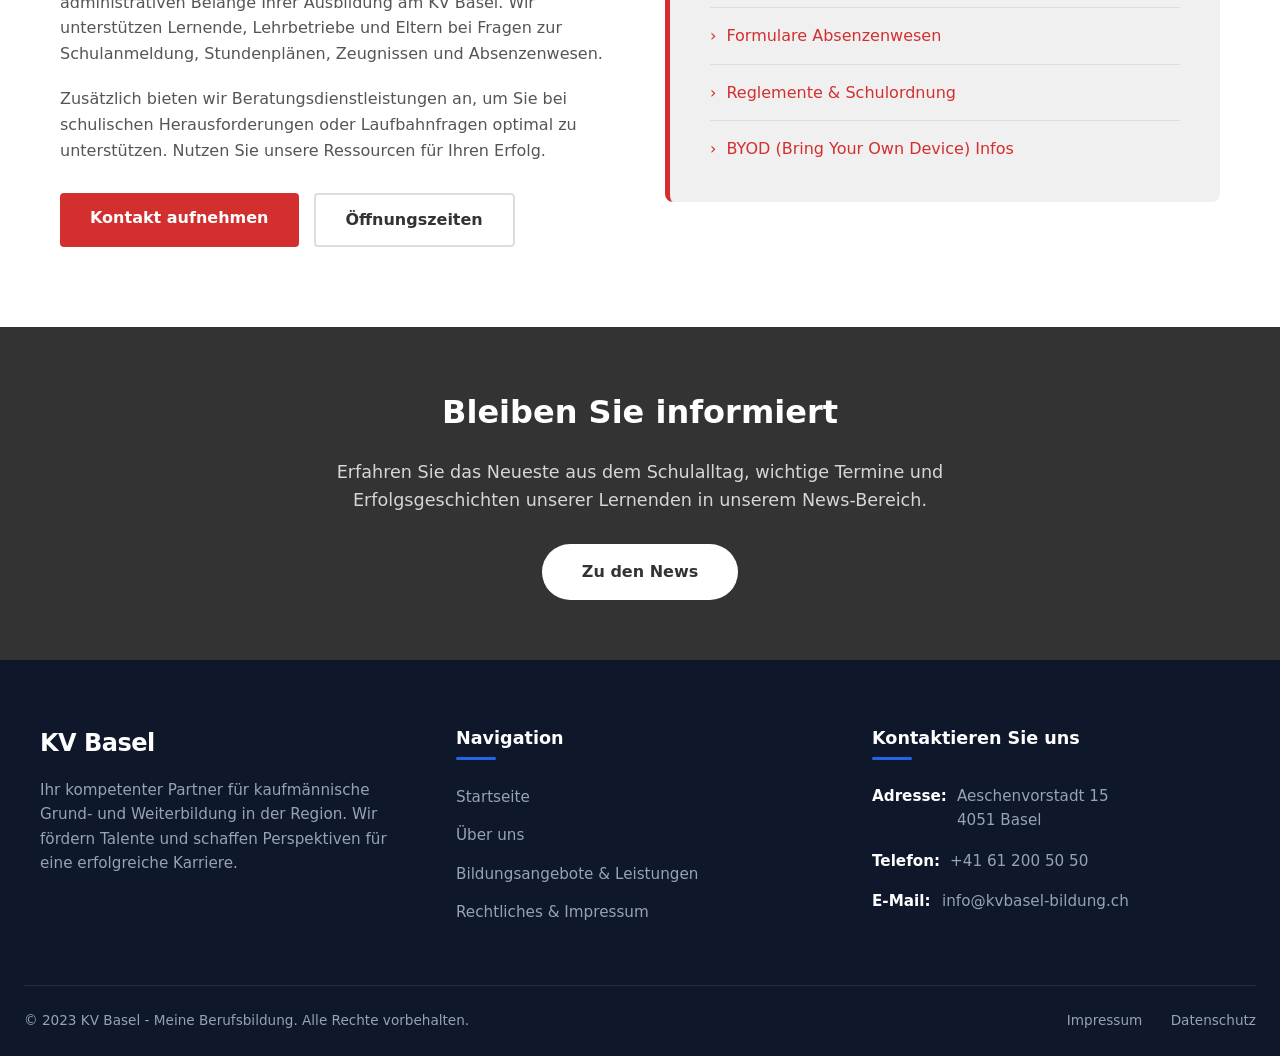
<file: leistungen.html>
<!DOCTYPE html>
<html lang="de">
<head>
  <meta charset="UTF-8">
  <meta name="viewport" content="width=device-width, initial-scale=1.0">
  <title>Leistungen - Homepage - KV Basel - Meine Berufsbildung.</title>
  <link rel="stylesheet" href="styles.css">
  <style>
        :root {
            --primary: #2563eb;
            --primary-dark: #1e40af;
            --secondary: #0f172a;
            --text-main: #334155;
            --text-light: #94a3b8;
            --bg-light: #f8fafc;
            --white: #ffffff;
            --shadow: 0 4px 6px -1px rgba(0, 0, 0, 0.1), 0 2px 4px -1px rgba(0, 0, 0, 0.06);
            --transition: all 0.3s ease;
        }

        * {
            margin: 0;
            padding: 0;
            box-sizing: border-box;
        }

        body {
            font-family: system-ui, -apple-system, "Segoe UI", Roboto, "Helvetica Neue", Arial, sans-serif;
            line-height: 1.6;
            color: var(--text-main);
            background-color: var(--bg-light);
            display: flex;
            flex-direction: column;
            min-height: 100vh;
        }

        /* --- NAVIGATION --- */
        .nav {
            background-color: var(--white);
            box-shadow: var(--shadow);
            position: sticky;
            top: 0;
            z-index: 1000;
            padding: 0 1.5rem;
        }

        .nav-container {
            max-width: 1200px;
            margin: 0 auto;
            display: flex;
            justify-content: space-between;
            align-items: center;
            height: 80px;
        }

        /* Logo */
        .nav-logo {
            text-decoration: none;
            display: flex;
            flex-direction: column;
            line-height: 1.2;
        }

        .nav-logo-main {
            font-size: 1.5rem;
            font-weight: 800;
            color: var(--secondary);
            letter-spacing: -0.5px;
        }

        .nav-logo-sub {
            font-size: 0.85rem;
            font-weight: 500;
            color: var(--primary);
            text-transform: uppercase;
            letter-spacing: 1px;
        }

        /* Menu Links */
        .nav-menu {
            display: flex;
            gap: 2rem;
            list-style: none;
            align-items: center;
        }

        .nav-link {
            text-decoration: none;
            color: var(--text-main);
            font-weight: 500;
            font-size: 1rem;
            transition: var(--transition);
            position: relative;
        }

        .nav-link:not(.nav-cta)::after {
            content: '';
            position: absolute;
            width: 0;
            height: 2px;
            bottom: -4px;
            left: 0;
            background-color: var(--primary);
            transition: var(--transition);
        }

        .nav-link:not(.nav-cta):hover::after {
            width: 100%;
        }

        .nav-link:hover {
            color: var(--primary);
        }

        /* CTA Button */
        .nav-cta {
            background-color: var(--primary);
            color: var(--white) !important;
            padding: 0.75rem 1.5rem;
            border-radius: 6px;
            font-weight: 600;
            box-shadow: 0 2px 4px rgba(37, 99, 235, 0.3);
        }

        .nav-cta:hover {
            background-color: var(--primary-dark);
            transform: translateY(-1px);
            box-shadow: 0 4px 6px rgba(37, 99, 235, 0.4);
        }

        /* Mobile Menu Toggle */
        .nav-toggle {
            display: none;
            flex-direction: column;
            cursor: pointer;
            gap: 6px;
        }

        .hamburger-line {
            width: 25px;
            height: 2px;
            background-color: var(--secondary);
            transition: var(--transition);
        }

        #nav-check {
            display: none;
        }

        /* Responsive Nav */
        @media (max-width: 768px) {
            .nav-toggle {
                display: flex;
            }

            .nav-menu {
                position: absolute;
                top: 80px;
                left: 0;
                width: 100%;
                background-color: var(--white);
                flex-direction: column;
                padding: 2rem;
                gap: 1.5rem;
                border-top: 1px solid #e2e8f0;
                transform: translateY(-150%);
                transition: transform 0.4s ease-in-out;
                box-shadow: var(--shadow);
                z-index: 999;
            }

            #nav-check:checked ~ .nav-menu {
                transform: translateY(0);
            }

            /* Hamburger Animation */
            #nav-check:checked ~ .nav-container .nav-toggle .hamburger-line:nth-child(1) {
                transform: rotate(45deg) translate(5px, 6px);
            }
            #nav-check:checked ~ .nav-container .nav-toggle .hamburger-line:nth-child(2) {
                opacity: 0;
            }
            #nav-check:checked ~ .nav-container .nav-toggle .hamburger-line:nth-child(3) {
                transform: rotate(-45deg) translate(5px, -6px);
            }

            .nav-cta {
                width: 100%;
                text-align: center;
            }
        }

        /* Placeholder Content Area */
        .content-spacer {
            flex: 1;
            padding: 4rem 1.5rem;
            text-align: center;
            max-width: 800px;
            margin: 0 auto;
        }

        /* --- FOOTER --- */
        .footer {
            background-color: var(--secondary);
            color: var(--white);
            padding: 4rem 1.5rem 1.5rem;
            margin-top: auto;
        }

        .footer-container {
            max-width: 1200px;
            margin: 0 auto;
            display: grid;
            grid-template-columns: repeat(auto-fit, minmax(250px, 1fr));
            gap: 3rem;
            margin-bottom: 3rem;
        }

        .footer-brand h2 {
            font-size: 1.5rem;
            font-weight: 700;
            margin-bottom: 1rem;
            letter-spacing: -0.5px;
        }

        .footer-brand p {
            color: var(--text-light);
            margin-bottom: 1.5rem;
            font-size: 0.95rem;
        }

        .footer-heading {
            font-size: 1.1rem;
            font-weight: 600;
            margin-bottom: 1.5rem;
            color: var(--white);
            position: relative;
            padding-bottom: 0.5rem;
        }

        .footer-heading::after {
            content: '';
            position: absolute;
            left: 0;
            bottom: 0;
            width: 40px;
            height: 3px;
            background-color: var(--primary);
            border-radius: 2px;
        }

        .footer-links {
            list-style: none;
        }

        .footer-links li {
            margin-bottom: 0.8rem;
        }

        .footer-links a {
            color: var(--text-light);
            text-decoration: none;
            transition: var(--transition);
            font-size: 0.95rem;
            display: inline-flex;
            align-items: center;
        }

        .footer-links a:hover {
            color: var(--primary);
            padding-left: 5px;
        }

        .footer-contact-item {
            display: flex;
            align-items: flex-start;
            gap: 10px;
            margin-bottom: 1rem;
            color: var(--text-light);
            font-size: 0.95rem;
        }

        .footer-contact-item strong {
            color: var(--white);
            min-width: 60px;
        }

        .footer-bottom {
            border-top: 1px solid rgba(255, 255, 255, 0.1);
            padding-top: 1.5rem;
            display: flex;
            justify-content: space-between;
            align-items: center;
            flex-wrap: wrap;
            gap: 1rem;
            font-size: 0.85rem;
            color: var(--text-light);
        }

        .footer-legal a {
            color: var(--text-light);
            text-decoration: none;
            margin-left: 1.5rem;
            transition: var(--transition);
        }

        .footer-legal a:hover {
            color: var(--white);
            text-decoration: underline;
        }

        @media (max-width: 600px) {
            .footer-bottom {
                flex-direction: column;
                text-align: center;
            }
            .footer-legal a {
                margin: 0 0.75rem;
            }
        }
    </style>
  <style>
    * { margin: 0; padding: 0; box-sizing: border-box; }
    body { font-family: 'Inter', system-ui, sans-serif; line-height: 1.6; color: #1f2937; }
    .container { max-width: 1200px; margin: 0 auto; padding: 0 1.5rem; }
    .section { padding: 4rem 0; }
    .btn { display: inline-block; padding: 0.75rem 1.5rem; border-radius: 8px; text-decoration: none; font-weight: 600; transition: all 0.2s; }
    .btn-primary { background: var(--primary, #2563eb); color: white; }
    .btn-primary:hover { opacity: 0.9; transform: translateY(-2px); }
  </style>
</head>
<body>
  <nav class="nav">
        <div class="nav-container">
            <!-- Logo -->
            <a href="index.html" class="nav-logo">
                <span class="nav-logo-main">KV Basel</span>
                <span class="nav-logo-sub">Meine Berufsbildung</span>
            </a>

            <!-- Mobile Checkbox Hack -->
            <input type="checkbox" id="nav-check">

            <!-- Links -->
            <ul class="nav-menu">
                <li><a href="index.html" class="nav-link">Startseite</a></li>
                <li><a href="ueber-uns.html" class="nav-link">Über uns</a></li>
                <li><a href="leistungen.html" class="nav-link">Leistungen</a></li>
                <!-- Impressum in Nav as requested, though usually footer -->
                <li><a href="impressum.html" class="nav-link">Impressum</a></li>
                <li><a href="kontakt.html" class="nav-link nav-cta">Kontakt</a></li>
            </ul>

            <!-- Mobile Hamburger Icon -->
            <label for="nav-check" class="nav-toggle">
                <span class="hamburger-line"></span>
                <span class="hamburger-line"></span>
                <span class="hamburger-line"></span>
            </label>
        </div>
    </nav>
  
  <main>
    <div class="hero" style="background: linear-gradient(135deg, #d32f2f 0%, #b71c1c 100%); color: white; padding: 100px 0; text-align: center;">
    <div class="container" style="max-width: 1200px; margin: 0 auto; padding: 0 20px;">
        <h1 style="font-size: 3rem; margin-bottom: 20px; font-weight: 700;">Bildung ist unsere Kompetenz</h1>
        <p style="font-size: 1.25rem; opacity: 0.9; max-width: 800px; margin: 0 auto;">Willkommen am KV Basel. Wir begleiten Sie auf Ihrem Weg zum erfolgreichen Berufsabschluss und öffnen Türen für Ihre kaufmännische Zukunft.</p>
    </div>
</div>

<section class="section" style="padding: 80px 0; background-color: #f8f9fa;">
    <div class="container" style="max-width: 1200px; margin: 0 auto; padding: 0 20px;">
        <div style="text-align: center; margin-bottom: 60px;">
            <h2 style="color: #333; font-size: 2.2rem; margin-bottom: 15px;">Unser Ausbildungsangebot</h2>
            <p style="color: #666; font-size: 1.1rem;">Massgeschneiderte Bildungswege für Lernende und Berufstätige in der Region Basel.</p>
        </div>

        <div style="display: grid; grid-template-columns: repeat(auto-fit, minmax(300px, 1fr)); gap: 30px;">
            <!-- Service Card 1 -->
            <div class="card" style="background: white; border-radius: 8px; overflow: hidden; box-shadow: 0 4px 15px rgba(0,0,0,0.05); transition: transform 0.3s ease;">
                <div style="padding: 30px;">
                    <h3 style="color: #d32f2f; margin-bottom: 15px; font-size: 1.5rem;">Kaufmännische Grundbildung</h3>
                    <p style="color: #555; line-height: 1.6; margin-bottom: 20px;">
                        Der klassische Einstieg in die Wirtschaftswelt. Wir bieten die Ausbildung zur Kauffrau / zum Kaufmann EFZ in den verschiedenen Profilen an. Ob B-Profil (Basis-Grundbildung) oder E-Profil (Erweiterte Grundbildung) – wir vermitteln das nötige Rüstzeug für den modernen Berufsalltag.
                    </p>
                    <ul style="padding-left: 20px; margin-bottom: 25px; color: #555;">
                        <li style="margin-bottom: 8px;">Eidgenössisches Fähigkeitszeugnis (EFZ)</li>
                        <li style="margin-bottom: 8px;">Basis- und Erweiterte Grundbildung</li>
                        <li style="margin-bottom: 8px;">Digitale Kompetenzen & Sprachen</li>
                    </ul>
                    <a href="#" class="btn" style="display: inline-block; padding: 10px 25px; background-color: #333; color: white; text-decoration: none; border-radius: 4px; font-weight: 600;">Mehr erfahren</a>
                </div>
            </div>

            <!-- Service Card 2 -->
            <div class="card" style="background: white; border-radius: 8px; overflow: hidden; box-shadow: 0 4px 15px rgba(0,0,0,0.05); transition: transform 0.3s ease;">
                <div style="padding: 30px;">
                    <h3 style="color: #d32f2f; margin-bottom: 15px; font-size: 1.5rem;">Berufsmaturität (BM)</h3>
                    <p style="color: #555; line-height: 1.6; margin-bottom: 20px;">
                        Verbinden Sie Praxis mit Theorie auf höchstem Niveau. Die Berufsmaturität ermöglicht Ihnen den prüfungsfreien Zugang zu Fachhochschulen. Wir bieten sowohl die BM 1 (lehrbegleitend) als auch die BM 2 (nach der Lehre) für qualifizierte Berufsleute an.
                    </p>
                    <ul style="padding-left: 20px; margin-bottom: 25px; color: #555;">
                        <li style="margin-bottom: 8px;">BM 1: Integriert in die Lehre (M-Profil)</li>
                        <li style="margin-bottom: 8px;">BM 2: Vollzeit oder Berufsbegleitend</li>
                        <li style="margin-bottom: 8px;">Zugang zu Fachhochschulen</li>
                    </ul>
                    <a href="#" class="btn" style="display: inline-block; padding: 10px 25px; background-color: #333; color: white; text-decoration: none; border-radius: 4px; font-weight: 600;">Zu den Modellen</a>
                </div>
            </div>

            <!-- Service Card 3 -->
            <div class="card" style="background: white; border-radius: 8px; overflow: hidden; box-shadow: 0 4px 15px rgba(0,0,0,0.05); transition: transform 0.3s ease;">
                <div style="padding: 30px;">
                    <h3 style="color: #d32f2f; margin-bottom: 15px; font-size: 1.5rem;">Detailhandel & EBA</h3>
                    <p style="color: #555; line-height: 1.6; margin-bottom: 20px;">
                        Für praxisorientierte Talente bieten wir die zweijährige Ausbildung zum Büroassistenten / zur Büroassistentin EBA sowie Ausbildungen im Detailhandel an. Der Fokus liegt auf der direkten Anwendbarkeit im Betrieb und einer soliden schulischen Basis.
                    </p>
                    <ul style="padding-left: 20px; margin-bottom: 25px; color: #555;">
                        <li style="margin-bottom: 8px;">Eidgenössisches Berufsattest (EBA)</li>
                        <li style="margin-bottom: 8px;">Individuelle Lernförderung</li>
                        <li style="margin-bottom: 8px;">Anschlussmöglichkeiten ans EFZ</li>
                    </ul>
                    <a href="#" class="btn" style="display: inline-block; padding: 10px 25px; background-color: #333; color: white; text-decoration: none; border-radius: 4px; font-weight: 600;">Details ansehen</a>
                </div>
            </div>
        </div>
    </div>
</section>

<section class="section" style="padding: 80px 0; background-color: white;">
    <div class="container" style="max-width: 1200px; margin: 0 auto; padding: 0 20px; display: flex; flex-wrap: wrap; align-items: center; gap: 50px;">
        <div style="flex: 1; min-width: 300px;">
            <h2 style="color: #333; font-size: 2.2rem; margin-bottom: 20px;">Berufsschulsekretariat & Services</h2>
            <p style="color: #555; line-height: 1.6; margin-bottom: 20px;">
                Unser Sekretariat ist die zentrale Drehscheibe für alle administrativen Belange Ihrer Ausbildung am KV Basel. Wir unterstützen Lernende, Lehrbetriebe und Eltern bei Fragen zur Schulanmeldung, Stundenplänen, Zeugnissen und Absenzenwesen.
            </p>
            <p style="color: #555; line-height: 1.6; margin-bottom: 30px;">
                Zusätzlich bieten wir Beratungsdienstleistungen an, um Sie bei schulischen Herausforderungen oder Laufbahnfragen optimal zu unterstützen. Nutzen Sie unsere Ressourcen für Ihren Erfolg.
            </p>
            
            <div style="display: flex; gap: 15px;">
                <a href="#" class="btn" style="padding: 12px 30px; background-color: #d32f2f; color: white; text-decoration: none; border-radius: 4px; font-weight: 600;">Kontakt aufnehmen</a>
                <a href="#" class="btn" style="padding: 12px 30px; background-color: white; color: #333; text-decoration: none; border: 2px solid #ddd; border-radius: 4px; font-weight: 600;">Öffnungszeiten</a>
            </div>
        </div>
        
        <div style="flex: 1; min-width: 300px;">
            <div style="background-color: #f0f0f0; padding: 40px; border-radius: 8px; border-left: 5px solid #d32f2f;">
                <h3 style="margin-bottom: 20px; color: #333;">Wichtige Dokumente & Links</h3>
                <ul style="list-style: none; padding: 0;">
                    <li style="margin-bottom: 15px; padding-bottom: 15px; border-bottom: 1px solid #ddd;">
                        <a href="#" style="color: #d32f2f; text-decoration: none; font-weight: 500; display: flex; align-items: center;">
                            <span style="margin-right: 10px;">›</span> Ferienplan & Termine
                        </a>
                    </li>
                    <li style="margin-bottom: 15px; padding-bottom: 15px; border-bottom: 1px solid #ddd;">
                        <a href="#" style="color: #d32f2f; text-decoration: none; font-weight: 500; display: flex; align-items: center;">
                            <span style="margin-right: 10px;">›</span> Formulare Absenzenwesen
                        </a>
                    </li>
                    <li style="margin-bottom: 15px; padding-bottom: 15px; border-bottom: 1px solid #ddd;">
                        <a href="#" style="color: #d32f2f; text-decoration: none; font-weight: 500; display: flex; align-items: center;">
                            <span style="margin-right: 10px;">›</span> Reglemente & Schulordnung
                        </a>
                    </li>
                    <li>
                        <a href="#" style="color: #d32f2f; text-decoration: none; font-weight: 500; display: flex; align-items: center;">
                            <span style="margin-right: 10px;">›</span> BYOD (Bring Your Own Device) Infos
                        </a>
                    </li>
                </ul>
            </div>
        </div>
    </div>
</section>

<section class="section" style="padding: 60px 0; background-color: #333; color: white; text-align: center;">
    <div class="container" style="max-width: 800px; margin: 0 auto; padding: 0 20px;">
        <h2 style="font-size: 2rem; margin-bottom: 20px;">Bleiben Sie informiert</h2>
        <p style="font-size: 1.1rem; margin-bottom: 30px; opacity: 0.8;">
            Erfahren Sie das Neueste aus dem Schulalltag, wichtige Termine und Erfolgsgeschichten unserer Lernenden in unserem News-Bereich.
        </p>
        <a href="#" class="btn" style="display: inline-block; padding: 15px 40px; background-color: white; color: #333; text-decoration: none; border-radius: 50px; font-weight: 700; transition: background 0.3s;">Zu den News</a>
    </div>
</section>
  </main>
  
  <footer class="footer">
        <div class="footer-container">
            <!-- Brand / About -->
            <div class="footer-brand">
                <h2>KV Basel</h2>
                <p>Ihr kompetenter Partner für kaufmännische Grund- und Weiterbildung in der Region. Wir fördern Talente und schaffen Perspektiven für eine erfolgreiche Karriere.</p>
            </div>

            <!-- Quick Links -->
            <div class="footer-col">
                <h3 class="footer-heading">Navigation</h3>
                <ul class="footer-links">
                    <li><a href="index.html">Startseite</a></li>
                    <li><a href="ueber-uns.html">Über uns</a></li>
                    <li><a href="leistungen.html">Bildungsangebote & Leistungen</a></li>
                    <li><a href="impressum.html">Rechtliches & Impressum</a></li>
                </ul>
            </div>

            <!-- Contact -->
            <div class="footer-col">
                <h3 class="footer-heading">Kontaktieren Sie uns</h3>
                <div class="footer-contact-item">
                    <strong>Adresse:</strong>
                    <span>Aeschenvorstadt 15<br>4051 Basel</span>
                </div>
                <div class="footer-contact-item">
                    <strong>Telefon:</strong>
                    <span>+41 61 200 50 50</span>
                </div>
                <div class="footer-contact-item">
                    <strong>E-Mail:</strong>
                    <span>info@kvbasel-bildung.ch</span>
                </div>
            </div>
        </div>

        <!-- Bottom Bar -->
        <div class="footer-bottom">
            <div class="copyright">
                &copy; 2023 KV Basel - Meine Berufsbildung. Alle Rechte vorbehalten.
            </div>
            <div class="footer-legal">
                <a href="impressum.html">Impressum</a>
                <a href="datenschutz.html">Datenschutz</a>
            </div>
        </div>
    </footer>
</body>
</html>
</file>
<file: styles.css>
/* Gemini Full Mode - CSS inline in HTML */
</file>
